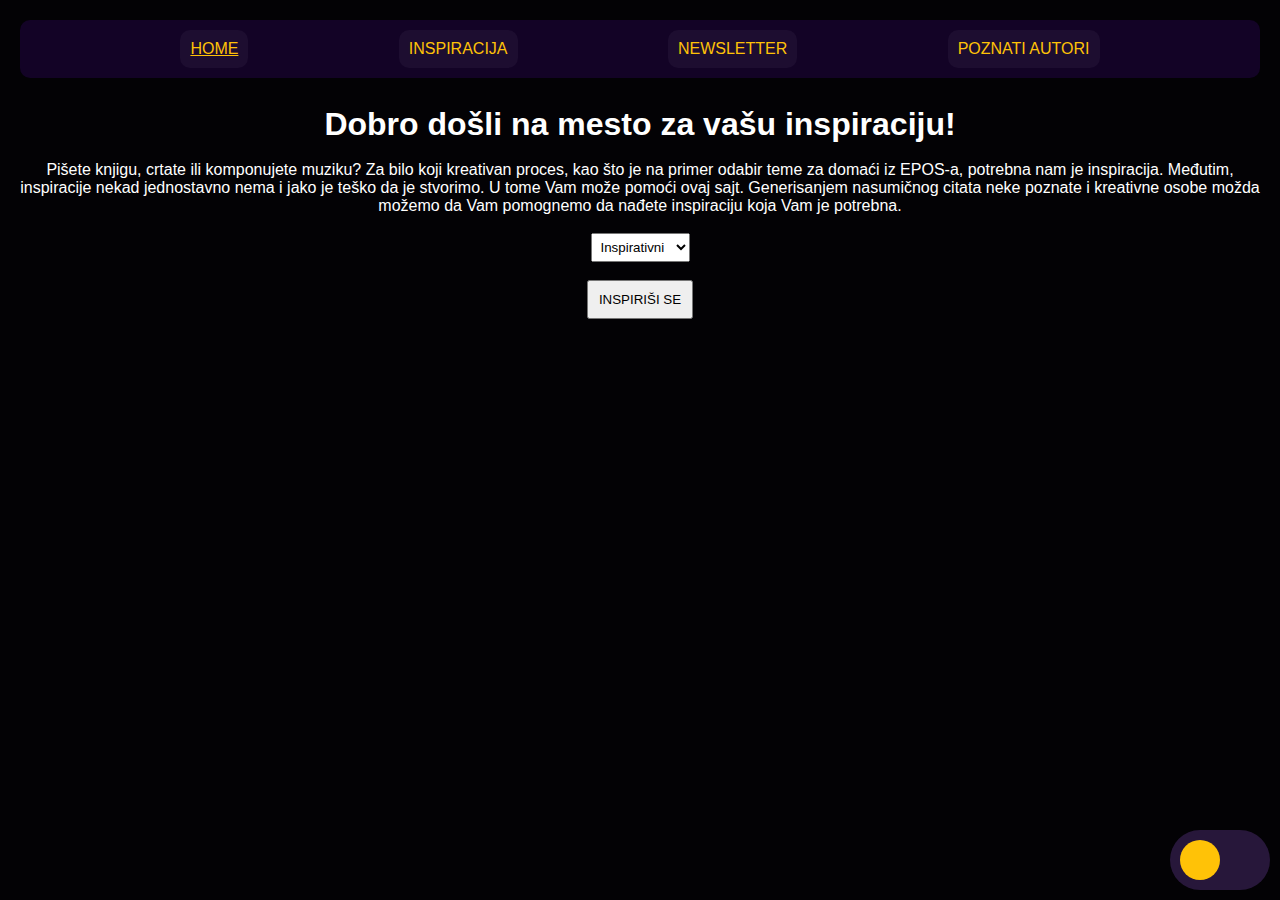
<file: index.html>
<!DOCTYPE html>
<html lang="en">
  <head>
    <meta charset="UTF-8" />
    <meta http-equiv="X-UA-Compatible" content="IE=edge" />
    <meta name="viewport" content="width=device-width, initial-scale=1.0" />
    <title>Inspiracija</title>
    <link rel="stylesheet" href="css/home.css" type="text/css" />
    <link rel="stylesheet" href="css/general.css" type="text/css" />
  </head>
  <body>
    <div id="nav">
      <a href="index.html">HOME</a>
      <a href="inspiracija.html" class="oniDrugi">INSPIRACIJA</a>
      <a href="newsletter.html" class="oniDrugi">NEWSLETTER</a>
      <a href="oAutorima.html" class="oniDrugi">POZNATI AUTORI</a>
    </div>
    <br />
    <h1>Dobro došli na mesto za vašu inspiraciju!</h1>
    <br />
    <p>
      Pišete knjigu, crtate ili komponujete muziku? Za bilo koji kreativan
      proces, kao što je na primer odabir teme za domaći iz EPOS-a, potrebna nam
      je inspiracija. Međutim, inspiracije nekad jednostavno nema i jako je
      teško da je stvorimo. U tome Vam može pomoći ovaj sajt. Generisanjem
      nasumičnog citata neke poznate i kreativne osobe možda možemo da Vam
      pomognemo da nađete inspiraciju koja Vam je potrebna.
    </p>
    <br />
    <div id="mehanizam">
      <select name="kategorija">
        <option value="Inspirativni">Inspirativni</option>
        <option value="Motivacioni">Motivacioni</option>
        <option value="Ljubavni">Ljubavni</option>
      </select>
      <br />
      <button>INSPIRIŠI SE</button>
      <br />
      <p id="citat"></p>
    </div>
    <div class="radio-btn">
      <div class="radio-inner"></div>
    </div>
    <script src="https://ajax.googleapis.com/ajax/libs/jquery/3.7.0/jquery.min.js"></script>
    <script src="js/dlmode.js"></script>
    <script src="js/home.js"></script>
  </body>
</html>
</file>
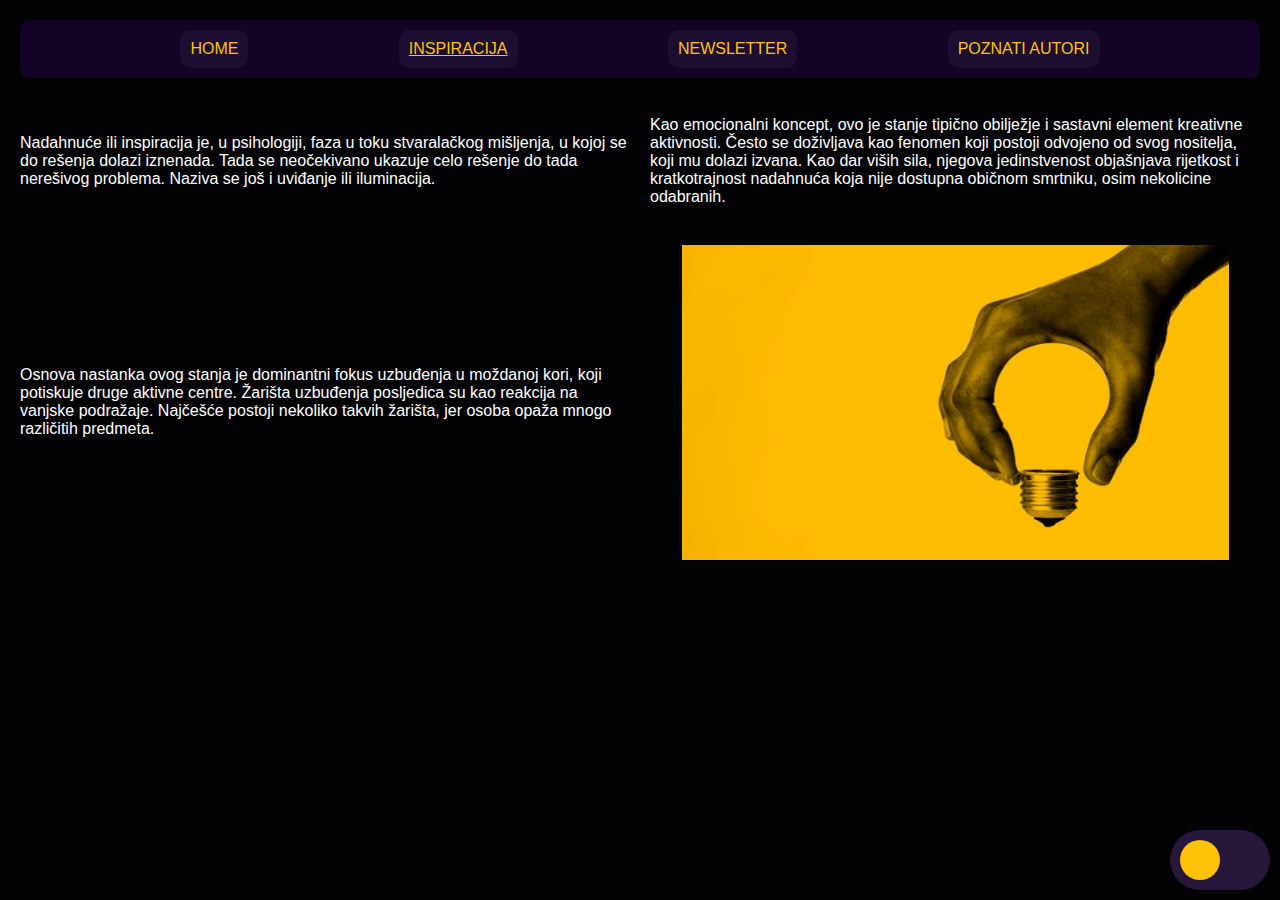
<file: inspiracija.html>
<!DOCTYPE html>
<html lang="en">
  <head>
    <meta charset="UTF-8" />
    <meta http-equiv="X-UA-Compatible" content="IE=edge" />
    <meta name="viewport" content="width=device-width, initial-scale=1.0" />
    <title>Inspiracija</title>
    <link rel="stylesheet" href="css/general.css" type="text/css" />
    <link rel="stylesheet" href="css/inspiracija.css" type="text/css" />
  </head>
  <body>
    <div id="nav">
      <a href="index.html" class="oniDrugi">HOME</a>
      <a href="inspiracija.html">INSPIRACIJA</a>
      <a href="newsletter.html" class="oniDrugi">NEWSLETTER</a>
      <a href="oAutorima.html" class="oniDrugi">POZNATI AUTORI</a>
    </div>
    <br />
    <div id="sve">
      <p class="item">
        Nadahnuće ili inspiracija je, u psihologiji, faza u toku stvaralačkog
        mišljenja, u kojoj se do rešenja dolazi iznenada. Tada se neočekivano
        ukazuje celo rešenje do tada nerešivog problema. Naziva se još i
        uviđanje ili iluminacija.
      </p>
      <p class="item">
        Kao emocionalni koncept, ovo je stanje tipično obilježje i sastavni
        element kreativne aktivnosti. Često se doživljava kao fenomen koji
        postoji odvojeno od svog nositelja, koji mu dolazi izvana. Kao dar viših
        sila, njegova jedinstvenost objašnjava rijetkost i kratkotrajnost
        nadahnuća koja nije dostupna običnom smrtniku, osim nekolicine
        odabranih.
      </p>
      <p class="item">
        Osnova nastanka ovog stanja je dominantni fokus uzbuđenja u moždanoj
        kori, koji potiskuje druge aktivne centre. Žarišta uzbuđenja posljedica
        su kao reakcija na vanjske podražaje. Najčešće postoji nekoliko takvih
        žarišta, jer osoba opaža mnogo različitih predmeta.
      </p>
      <img
        src="img/inspiration.jpg"
        alt="neka slika"
        class="item"
        height="90%"
        width="90%"
      />
    </div>
    <div class="radio-btn">
      <div class="radio-inner"></div>
    </div>
    <script src="https://ajax.googleapis.com/ajax/libs/jquery/3.7.0/jquery.min.js"></script>
    <script src="js/dlmode.js"></script>
  </body>
</html>
</file>
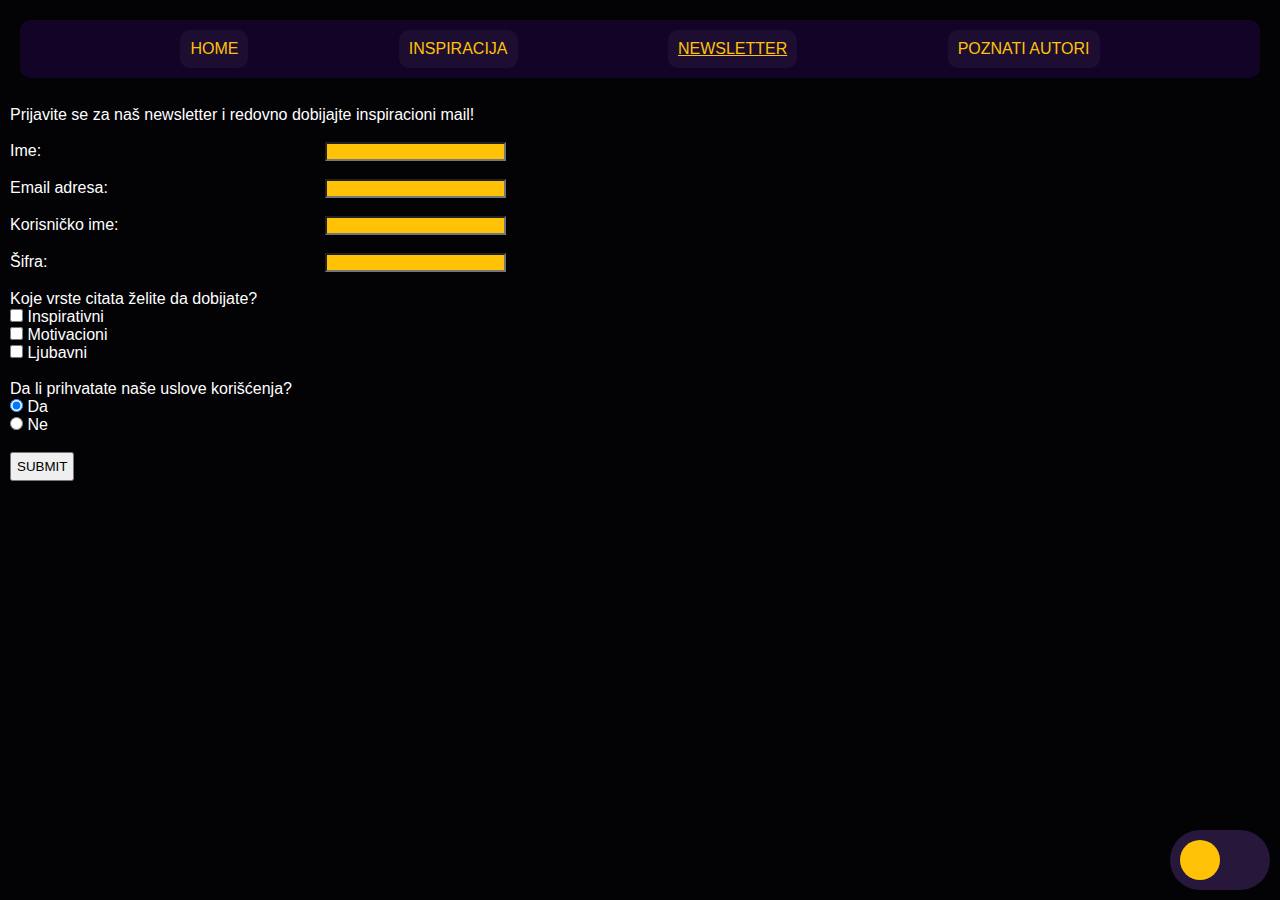
<file: newsletter.html>
<!DOCTYPE html>
<html lang="en">
  <head>
    <meta charset="UTF-8" />
    <meta http-equiv="X-UA-Compatible" content="IE=edge" />
    <meta name="viewport" content="width=device-width, initial-scale=1.0" />
    <title>Inspiracija</title>
    <link rel="stylesheet" href="css/general.css" type="text/css" />
    <link rel="stylesheet" href="css/newsletter.css" type="text/css" />
  </head>
  <body>
    <div id="nav">
      <a href="index.html" class="oniDrugi">HOME</a>
      <a href="inspiracija.html" class="oniDrugi">INSPIRACIJA</a>
      <a href="newsletter.html">NEWSLETTER</a>
      <a href="oAutorima.html" class="oniDrugi">POZNATI AUTORI</a>
    </div>
    <br />
    <p>Prijavite se za naš newsletter i redovno dobijajte inspiracioni mail!</p>
    <br />
    <form>
      <div id="zaGrid">
        <label for="ime">Ime: </label>
        <div>
          <input type="text" name="ime" id="ime" />
          <br />
          <br />
        </div>
        <label for="mail">Email adresa: </label>
        <div>
          <input type="text" name="mail" id="mail" />
          <br />
          <br />
        </div>
        <label for="user">Korisničko ime: </label>
        <div>
          <input type="text" name="user" id="user" />
          <br />
          <br />
        </div>
        <label for="pass">Šifra: </label>
        <div>
          <input type="password" name="pass" id="pass" />
        </div>
      </div>
      <br />
      Koje vrste citata želite da dobijate?
      <br />
      <input type="checkbox" name="vrstaCitata" class="cb" /> Inspirativni
      <br />
      <input type="checkbox" name="vrstaCitata" class="cb" /> Motivacioni
      <br />
      <input type="checkbox" name="vrstaCitata" class="cb" /> Ljubavni
      <br />
      <br />
      Da li prihvatate naše uslove korišćenja?
      <br />
      <input type="radio" name="uslovi" class="radio" checked /> Da
      <br />
      <input type="radio" name="uslovi" class="radio" /> Ne
      <br />
      <br />
      <button type="submit" id="subBut">SUBMIT</button>
    </form>
    <br />
    <div class="radio-btn">
      <div class="radio-inner"></div>
    </div>
    <script src="https://ajax.googleapis.com/ajax/libs/jquery/3.7.0/jquery.min.js"></script>
    <script src="js/dlmode.js"></script>
    <script src="js/newsletter.js"></script>
  </body>
</html>
</file>
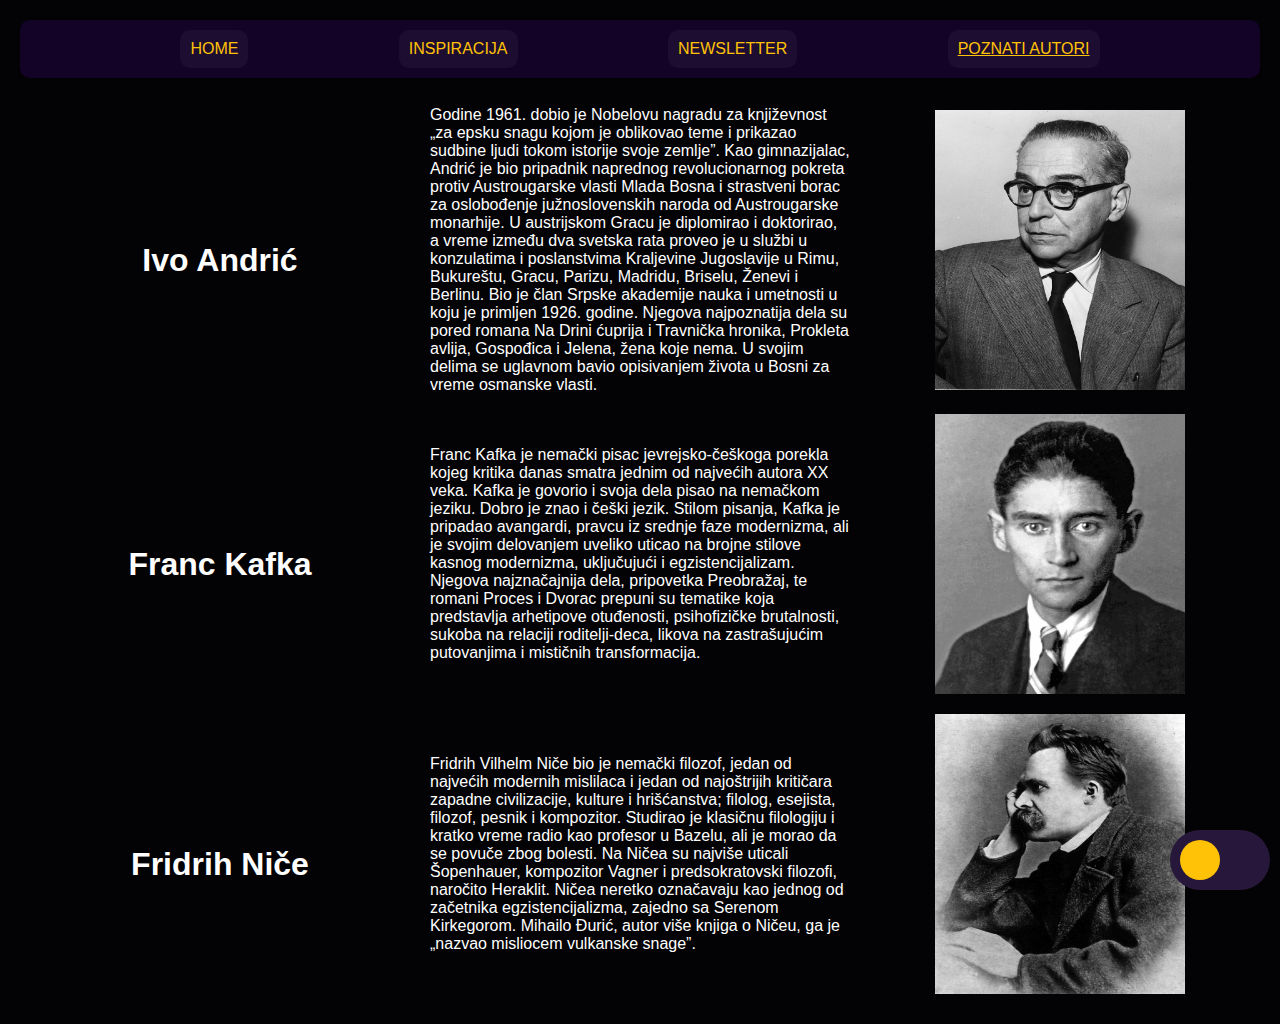
<file: oAutorima.html>
<!DOCTYPE html>
<html lang="en">
  <head>
    <meta charset="UTF-8" />
    <meta http-equiv="X-UA-Compatible" content="IE=edge" />
    <meta name="viewport" content="width=device-width, initial-scale=1.0" />
    <title>Inspiracija</title>
    <link rel="stylesheet" href="css/general.css" type="text/css" />
    <link rel="stylesheet" href="css/oAutorima.css" type="text/css" />
  </head>
  <body>
    <div id="nav">
      <a href="index.html" class="oniDrugi">HOME</a>
      <a href="inspiracija.html" class="oniDrugi">INSPIRACIJA</a>
      <a href="newsletter.html" class="oniDrugi">NEWSLETTER</a>
      <a href="oAutorima.html">POZNATI AUTORI</a>
    </div>
    <br />
    <div id="triSaTri">
      <h1 class="naslov">Ivo Andrić</h1>
      <p>
        Godine 1961. dobio je Nobelovu nagradu za književnost „za epsku snagu
        kojom je oblikovao teme i prikazao sudbine ljudi tokom istorije svoje
        zemlje”. Kao gimnazijalac, Andrić je bio pripadnik naprednog
        revolucionarnog pokreta protiv Austrougarske vlasti Mlada Bosna i
        strastveni borac za oslobođenje južnoslovenskih naroda od Austrougarske
        monarhije. U austrijskom Gracu je diplomirao i doktorirao, a vreme
        između dva svetska rata proveo je u službi u konzulatima i poslanstvima
        Kraljevine Jugoslavije u Rimu, Bukureštu, Gracu, Parizu, Madridu,
        Briselu, Ženevi i Berlinu. Bio je član Srpske akademije nauka i
        umetnosti u koju je primljen 1926. godine. Njegova najpoznatija dela su
        pored romana Na Drini ćuprija i Travnička hronika, Prokleta avlija,
        Gospođica i Jelena, žena koje nema. U svojim delima se uglavnom bavio
        opisivanjem života u Bosni za vreme osmanske vlasti.
      </p>
      <img src="img/ivo.jpg" alt="ivo" class="legende" />
      <h1 class="naslov">Franc Kafka</h1>
      <p>
        Franc Kafka je nemački pisac jevrejsko-češkoga porekla kojeg kritika
        danas smatra jednim od najvećih autora XX veka. Kafka je govorio i svoja
        dela pisao na nemačkom jeziku. Dobro je znao i češki jezik. Stilom
        pisanja, Kafka je pripadao avangardi, pravcu iz srednje faze modernizma,
        ali je svojim delovanjem uveliko uticao na brojne stilove kasnog
        modernizma, uključujući i egzistencijalizam. Njegova najznačajnija dela,
        pripovetka Preobražaj, te romani Proces i Dvorac prepuni su tematike
        koja predstavlja arhetipove otuđenosti, psihofizičke brutalnosti, sukoba
        na relaciji roditelji-deca, likova na zastrašujućim putovanjima i
        mističnih transformacija.
      </p>
      <img src="img/kafka.jpg" alt="franc" class="legende" />
      <h1 class="naslov">Fridrih Niče</h1>
      <p>
        Fridrih Vilhelm Niče bio je nemački filozof, jedan od najvećih modernih
        mislilaca i jedan od najoštrijih kritičara zapadne civilizacije, kulture
        i hrišćanstva; filolog, esejista, filozof, pesnik i kompozitor. Studirao
        je klasičnu filologiju i kratko vreme radio kao profesor u Bazelu, ali
        je morao da se povuče zbog bolesti. Na Ničea su najviše uticali
        Šopenhauer, kompozitor Vagner i predsokratovski filozofi, naročito
        Heraklit. Ničea neretko označavaju kao jednog od začetnika
        egzistencijalizma, zajedno sa Serenom Kirkegorom. Mihailo Đurić, autor
        više knjiga o Ničeu, ga je „nazvao misliocem vulkanske snage”.
      </p>
      <img src="img/nikaoJe.jpg" alt="fridrih" class="legende" />
    </div>
    <div class="radio-btn">
      <div class="radio-inner"></div>
    </div>
    <script src="https://ajax.googleapis.com/ajax/libs/jquery/3.7.0/jquery.min.js"></script>
    <script src="js/dlmode.js"></script>
  </body>
</html>
</file>
<file: css/home.css>
h1 {
  text-align: center;
}

p {
  text-align: center;
}

select {
  margin-left: auto;
  margin-right: auto;
}

#mehanizam {
  display: flex;
  justify-content: space-between;
  flex-flow: column wrap;
}

button {
  margin-left: auto;
  margin-right: auto;
  padding: 10px;
}

select {
  padding: 5px;
}

button:hover {
  background-color: #27173a;
  color: white;
}

select:hover {
  background-color: #27173a;
  color: white;
}
</file>
<file: css/general.css>
* {
  margin: 0px;
  padding: 0px;
  box-sizing: border-box;
  font-family: Arial, Helvetica, sans-serif;
}

body {
  margin: 0px;
  padding: 10px;
  min-height: 100vh;
  background-color: #030205;
  color: #fff;
  transition: all 0.6s;
}

body.white {
  background-color: #e0e0e0;
  color: #000;
}

#nav {
  margin: 10px;
  padding: 10px;
  display: flex;
  justify-content: space-evenly;
  background-color: rgb(19, 3, 38);
  border-radius: 10px;
}

#nav a {
  padding: 10px;
  background-color: rgb(29, 13, 48);
  color: #ffc207;
  border-radius: 10px;
  text-align: center;
}

#nav a:hover {
  background-color: #27173a;
}

.oniDrugi {
  text-decoration: none;
}

.radio-btn {
  position: fixed;
  bottom: 10px;
  right: 10px;
  width: 100px;
  height: 60px;
  padding: 10px;
  background-color: #27173a;
  border-radius: 50px;
  cursor: pointer;
  overflow: hidden;
}

.radio-btn .radio-inner {
  position: relative;
  width: 40px;
  height: 40px;
  background-color: #ffc207;
  border-radius: 50%;
  transition: all 0.6s;
}

.radio-btn .radio-inner::before {
  content: "";
  position: absolute;
  top: 0;
  left: -25px;
  width: 100%;
  height: 100%;
  background-color: #27173a;
  border-radius: 50%;
  transform: scale(0);
  transition: all 0.6s;
}

.radio-btn .radio-inner.active {
  transform: translate(calc(150px - 110px));
}

.radio-btn .radio-inner.active::before {
  left: -25px;
  transform: scale(1);
}

@media all and (max-width: 720px) {
  #nav {
    padding: 5px 0px 5px 0px;
    margin: 0px;
  }
  #nav a {
    padding: 5px;
  }
}
</file>
<file: css/inspiracija.css>
#sve {
  display: grid;
  grid-template-columns: 1fr 1fr;
  justify-items: center;
  align-items: center;
}

.item {
  padding: 10px;
}

@media all and (max-width: 1080px) {
  img {
    width: 300px;
    height: 200px;
  }
}

@media all and (max-width: 720px) {
  #sve {
    display: flex;
    flex-direction: column;
  }
}
</file>
<file: css/newsletter.css>
#zaGrid {
  width: 50%;
  display: grid;
  grid-template-columns: 1fr 1fr;
}

input {
  background-color: #ffc207;
  color: black;
}

#subBut {
  padding: 5px;
}

#subBut:hover {
  background-color: #27173a;
  color: white;
}

@media all and (max-width: 720px) {
  #zaGrid {
    width: 100%;
  }
}
</file>
<file: css/oAutorima.css>
#triSaTri {
  display: grid;
  grid-template-columns: 1fr 1fr 1fr;
  justify-content: space-between;
  justify-items: center;
  align-items: center;
}

.legende {
  width: 250px;
  height: 300px;
  padding-bottom: 20px;
}

p {
  padding-bottom: 20px;
}

@media all and (max-width: 1080px) {
  #triSaTri {
    display: grid;
    grid-template-columns: 1fr 1fr;
    justify-content: space-between;
    justify-items: center;
    align-items: center;
  }
  .naslov {
    grid-column: span 2;
    margin-bottom: 20px;
  }
}

@media all and (max-width: 720px) {
  #triSaTri {
    display: flex;
    flex-direction: column;
  }
  img {
    margin-bottom: 50px;
  }
}
</file>
